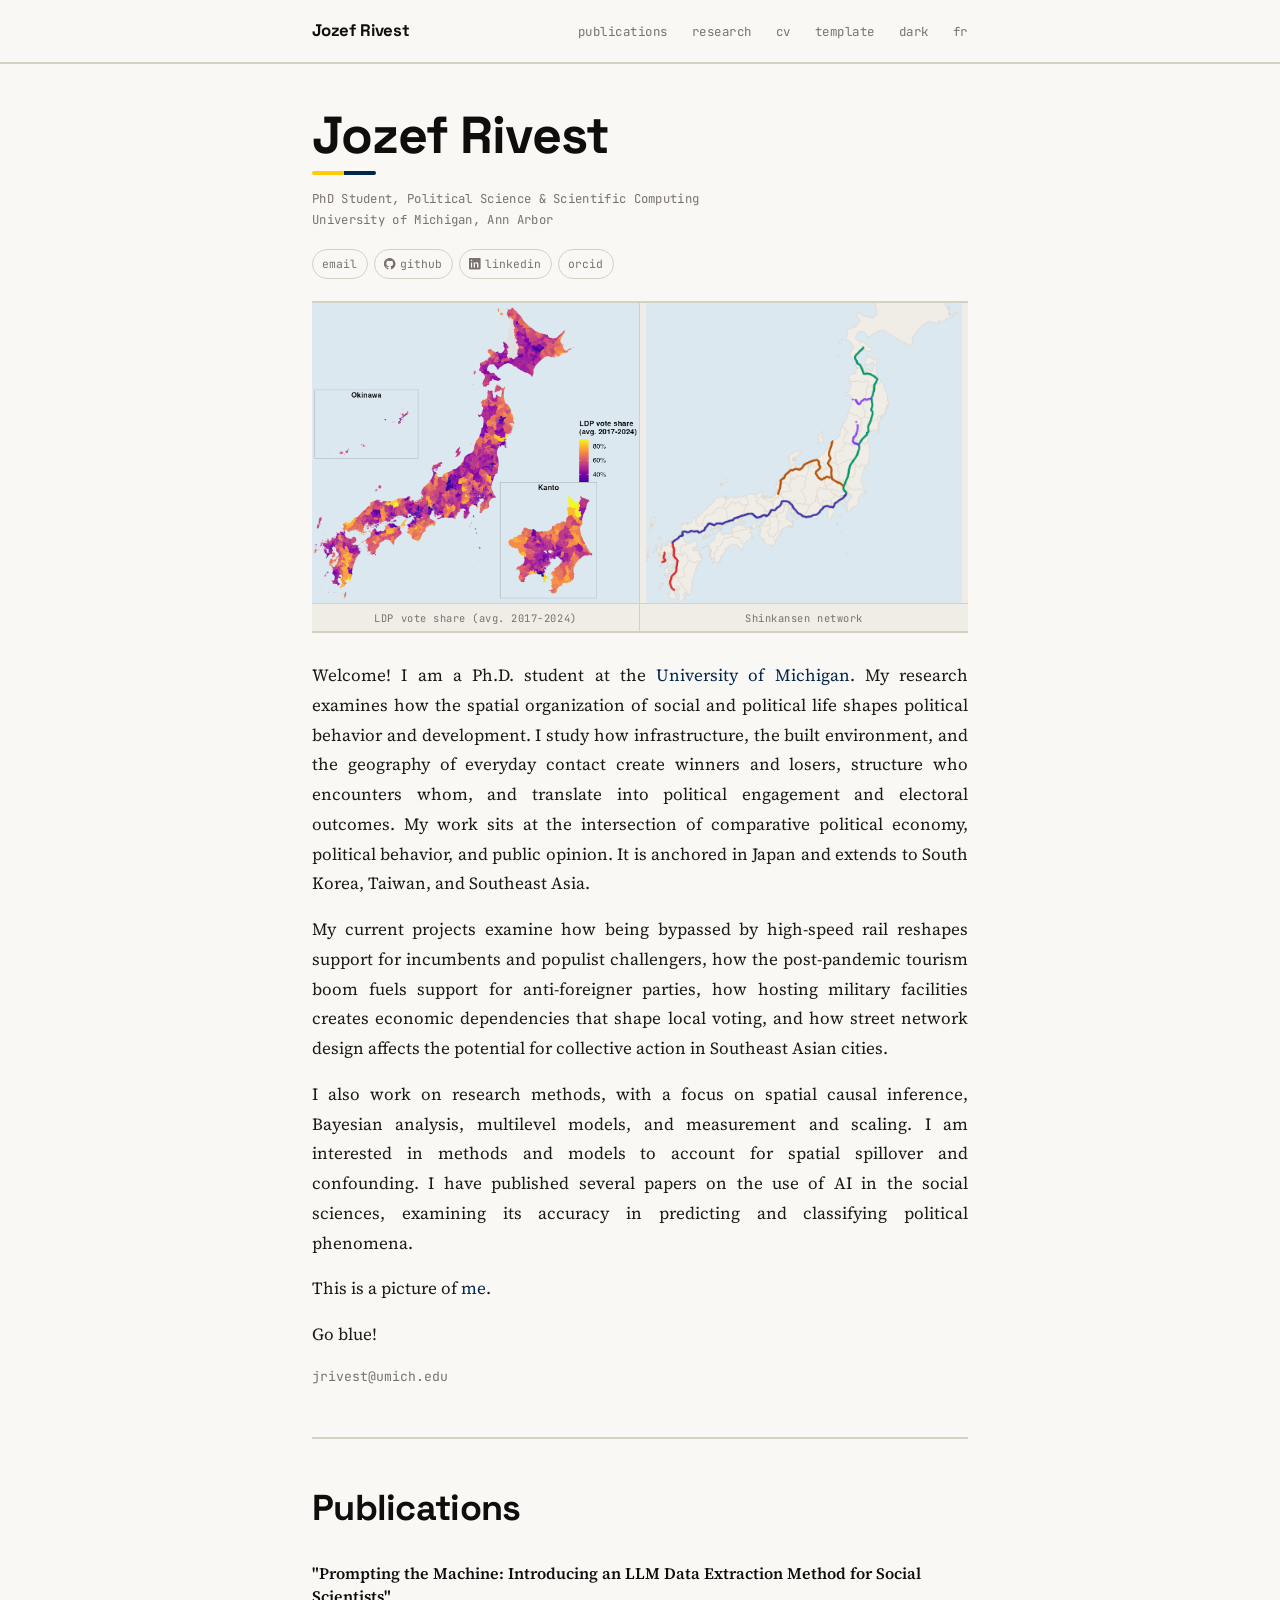
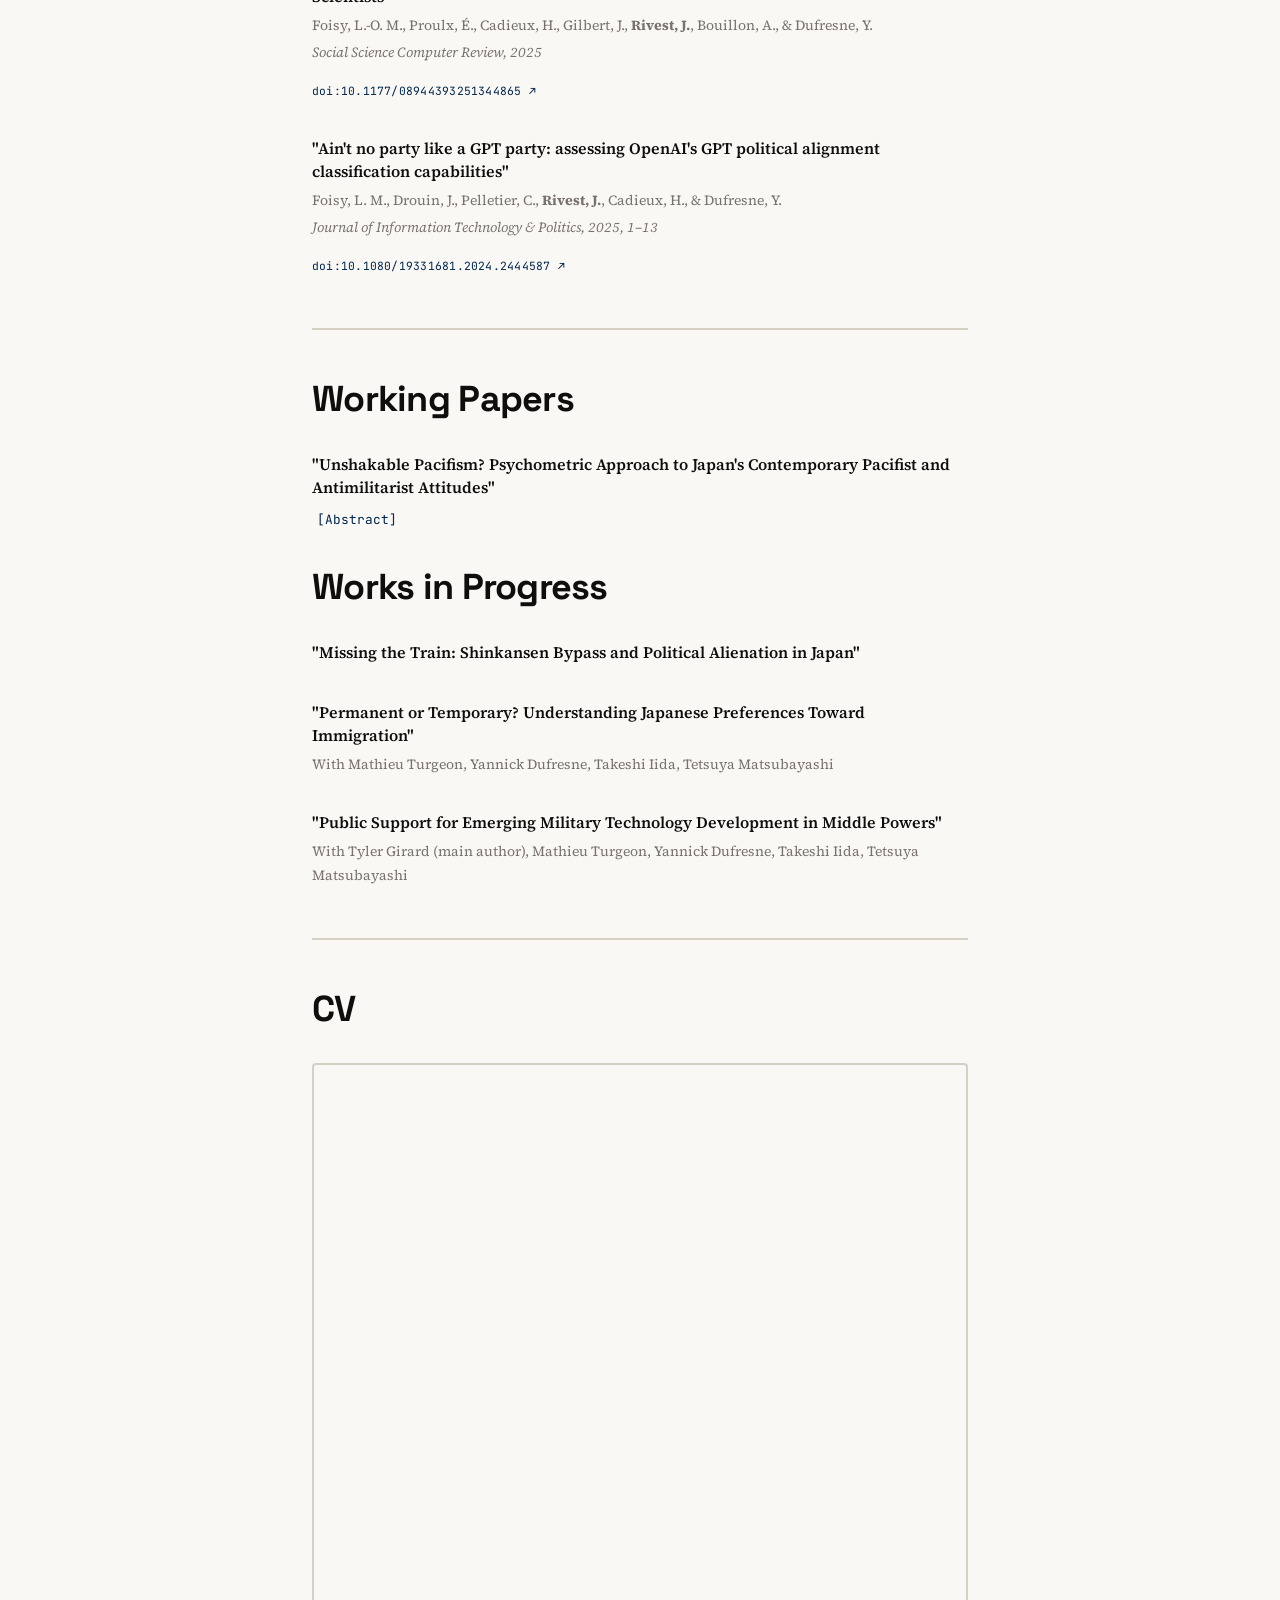
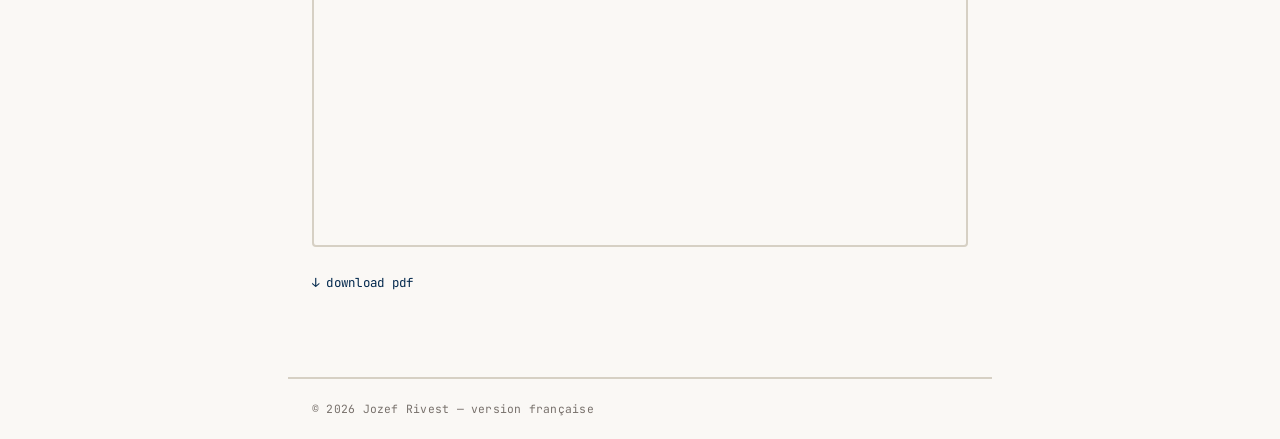
<file: index.html>
<!doctype html>
<html lang="en" data-theme="light">
  <head>
    <meta charset="UTF-8" />
    <meta name="viewport" content="width=device-width, initial-scale=1.0" />
    <meta
      name="description"
      content="Jozef Rivest — Dual PhD student in Political Science and Scientific Computing at the University of Michigan. Research on public opinion, East Asia, and computational methods."
    />
    <title>Jozef Rivest</title>
    <link rel="icon" type="image/png" href="images/cerisier.JPG" />
    <link rel="stylesheet" href="assets/css/main_3.css" />
  </head>
  <body>
    <!-- Nav -->
    <nav class="site-nav" id="site-nav">
      <div class="nav-inner">
        <a class="nav-brand" href="/">Jozef Rivest</a>

        <button
          class="hamburger"
          id="hamburger"
          aria-label="Toggle menu"
          aria-expanded="false"
        >
          ≡
        </button>

        <ul class="nav-links" id="nav-links">
          <li><a href="#publications">publications</a></li>
          <li><a href="#research">research</a></li>
          <li><a href="#cv">cv</a></li>
          <li><a href="project-template.html">template</a></li>
          <li>
            <button
              class="nav-btn"
              id="theme-toggle"
              aria-label="Toggle dark mode"
            >
              theme
            </button>
          </li>
          <li><a href="index_fr.html">fr</a></li>
        </ul>
      </div>
    </nav>

    <!-- Main -->
    <main class="main-content">
      <!-- Hero -->
      <div class="home">
        <div class="home-header">
          <!-- <img src="images/me.jpeg" alt="Jozef Rivest" class="home-photo" /> -->
          <div>
            <h1 class="site-name">Jozef Rivest</h1>
            <p class="role">
              PhD Student, Political Science &amp; Scientific Computing<br />
              University of Michigan, Ann Arbor
            </p>
          </div>
        </div>

        <nav class="social-row" aria-label="Social links">
          <a class="pill" href="mailto:jrivest@umich.edu">email</a>
          <a
            class="pill"
            href="https://github.com/JozefRivest"
            target="_blank"
            rel="noopener noreferrer"
          >
            <svg
              xmlns="http://www.w3.org/2000/svg"
              aria-hidden="true"
              role="img"
              width="1em"
              height="1em"
              viewBox="0 0 24 24"
              class="iconify iconify--simple-icons"
            >
              <path
                fill="currentColor"
                d="M12 .297c-6.63 0-12 5.373-12 12c0 5.303 3.438 9.8 8.205 11.385c.6.113.82-.258.82-.577c0-.285-.01-1.04-.015-2.04c-3.338.724-4.042-1.61-4.042-1.61C4.422 18.07 3.633 17.7 3.633 17.7c-1.087-.744.084-.729.084-.729c1.205.084 1.838 1.236 1.838 1.236c1.07 1.835 2.809 1.305 3.495.998c.108-.776.417-1.305.76-1.605c-2.665-.3-5.466-1.332-5.466-5.93c0-1.31.465-2.38 1.235-3.22c-.135-.303-.54-1.523.105-3.176c0 0 1.005-.322 3.3 1.23c.96-.267 1.98-.399 3-.405c1.02.006 2.04.138 3 .405c2.28-1.552 3.285-1.23 3.285-1.23c.645 1.653.24 2.873.12 3.176c.765.84 1.23 1.91 1.23 3.22c0 4.61-2.805 5.625-5.475 5.92c.42.36.81 1.096.81 2.22c0 1.606-.015 2.896-.015 3.286c0 .315.21.69.825.57C20.565 22.092 24 17.592 24 12.297c0-6.627-5.373-12-12-12"
              ></path>
              <!---->
              <path
                fill="currentColor"
                d="M12 .297c-6.63 0-12 5.373-12 12c0 5.303 3.438 9.8 8.205 11.385c.6.113.82-.258.82-.577c0-.285-.01-1.04-.015-2.04c-3.338.724-4.042-1.61-4.042-1.61C4.422 18.07 3.633 17.7 3.633 17.7c-1.087-.744.084-.729.084-.729c1.205.084 1.838 1.236 1.838 1.236c1.07 1.835 2.809 1.305 3.495.998c.108-.776.417-1.305.76-1.605c-2.665-.3-5.466-1.332-5.466-5.93c0-1.31.465-2.38 1.235-3.22c-.135-.303-.54-1.523.105-3.176c0 0 1.005-.322 3.3 1.23c.96-.267 1.98-.399 3-.405c1.02.006 2.04.138 3 .405c2.28-1.552 3.285-1.23 3.285-1.23c.645 1.653.24 2.873.12 3.176c.765.84 1.23 1.91 1.23 3.22c0 4.61-2.805 5.625-5.475 5.92c.42.36.81 1.096.81 2.22c0 1.606-.015 2.896-.015 3.286c0 .315.21.69.825.57C20.565 22.092 24 17.592 24 12.297c0-6.627-5.373-12-12-12"
              ></path>
              <!---->
            </svg>
            github</a
          >
          <a
            class="pill"
            href="https://www.linkedin.com/in/jozef-rivest-609146241"
            target="_blank"
            rel="noopener noreferrer"
          >
            <svg
              xmlns="http://www.w3.org/2000/svg"
              aria-hidden="true"
              role="img"
              width="1em"
              height="1em"
              viewBox="0 0 24 24"
              class="iconify iconify--simple-icons"
            >
              <path
                fill="currentColor"
                d="M20.447 20.452h-3.554v-5.569c0-1.328-.027-3.037-1.852-3.037c-1.853 0-2.136 1.445-2.136 2.939v5.667H9.351V9h3.414v1.561h.046c.477-.9 1.637-1.85 3.37-1.85c3.601 0 4.267 2.37 4.267 5.455v6.286zM5.337 7.433a2.06 2.06 0 0 1-2.063-2.065a2.064 2.064 0 1 1 2.063 2.065m1.782 13.019H3.555V9h3.564zM22.225 0H1.771C.792 0 0 .774 0 1.729v20.542C0 23.227.792 24 1.771 24h20.451C23.2 24 24 23.227 24 22.271V1.729C24 .774 23.2 0 22.222 0z"
              ></path>
              <!---->
              <path
                fill="currentColor"
                d="M20.447 20.452h-3.554v-5.569c0-1.328-.027-3.037-1.852-3.037c-1.853 0-2.136 1.445-2.136 2.939v5.667H9.351V9h3.414v1.561h.046c.477-.9 1.637-1.85 3.37-1.85c3.601 0 4.267 2.37 4.267 5.455v6.286zM5.337 7.433a2.06 2.06 0 0 1-2.063-2.065a2.064 2.064 0 1 1 2.063 2.065m1.782 13.019H3.555V9h3.564zM22.225 0H1.771C.792 0 0 .774 0 1.729v20.542C0 23.227.792 24 1.771 24h20.451C23.2 24 24 23.227 24 22.271V1.729C24 .774 23.2 0 22.222 0z"
              ></path>
              <!---->
            </svg>

            linkedin</a
          >
          <a
            class="pill"
            href="https://orcid.org/0000-0002-3195-3838"
            target="_blank"
            rel="noopener noreferrer"
            >orcid</a
          >
        </nav>

        <!-- Research maps -->
        <div class="maps-strip">
          <figure class="map-fig">
            <img
              src="images/panel_b2.png"
              alt="Vote share (avg. 2017-2024)"
              class="map-img"
            />
            <figcaption class="map-caption">
              LDP vote share (avg. 2017-2024)
            </figcaption>
          </figure>
          <figure class="map-fig">
            <img
              src="images/map_shinkansen.png"
              alt="Japan shinkansen network by line"
              class="map-img"
            />
            <figcaption class="map-caption">Shinkansen network</figcaption>
          </figure>
        </div>

        <!-- Bio -->
        <div class="bio">
          <p>
            Welcome! I am a Ph.D. student at the
            <a
              href="https://lsa.umich.edu/polisci/people/graduate-students/jozef-rivest.html"
              >University of Michigan</a
            >. My research examines how the spatial organization of social and
            political life shapes political behavior and development. I study
            how infrastructure, the built environment, and the geography of
            everyday contact create winners and losers, structure who encounters
            whom, and translate into political engagement and electoral
            outcomes. My work sits at the intersection of comparative political
            economy, political behavior, and public opinion. It is anchored in
            Japan and extends to South Korea, Taiwan, and Southeast Asia.
          </p>
          <p>
            My current projects examine how being bypassed by high-speed rail
            reshapes support for incumbents and populist challengers, how the
            post-pandemic tourism boom fuels support for anti-foreigner parties,
            how hosting military facilities creates economic dependencies that
            shape local voting, and how street network design affects the
            potential for collective action in Southeast Asian cities.
          </p>
          <p>
            I also work on research methods, with a focus on spatial causal
            inference, Bayesian analysis, multilevel models, and measurement and
            scaling. I am interested in methods and models to account for
            spatial spillover and confounding. I have published several papers
            on the use of AI in the social sciences, examining its accuracy in
            predicting and classifying political phenomena.
          </p>
          <p>This is a picture of <a href="images/rivest_2.jpg">me</a>.</p>
          <p>Go blue!</p>
          <p class="email">jrivest@umich.edu</p>
        </div>
      </div>

      <hr class="section-sep" />

      <!-- Publications -->
      <section id="publications">
        <h2 class="page-title reveal">Publications</h2>

        <ol class="pub-list" reversed>
          <li class="reveal">
            <p class="pub-title">
              "Prompting the Machine: Introducing an LLM Data Extraction Method
              for Social Scientists"
            </p>
            <p class="pub-authors">
              Foisy, L.-O. M., Proulx, É., Cadieux, H., Gilbert, J.,
              <strong>Rivest, J.</strong>, Bouillon, A., &amp; Dufresne, Y.
            </p>
            <p class="pub-journal">Social Science Computer Review, 2025</p>
            <a
              class="pub-doi"
              href="https://doi.org/10.1177/08944393251344865"
              target="_blank"
              rel="noopener noreferrer"
            >
              doi:10.1177/08944393251344865 ↗
            </a>
          </li>
          <li class="reveal reveal-d1">
            <p class="pub-title">
              "Ain't no party like a GPT party: assessing OpenAI's GPT political
              alignment classification capabilities"
            </p>
            <p class="pub-authors">
              Foisy, L. M., Drouin, J., Pelletier, C.,
              <strong>Rivest, J.</strong>, Cadieux, H., &amp; Dufresne, Y.
            </p>
            <p class="pub-journal">
              Journal of Information Technology &amp; Politics, 2025, 1–13
            </p>
            <a
              class="pub-doi"
              href="https://doi.org/10.1080/19331681.2024.2444587"
              target="_blank"
              rel="noopener noreferrer"
            >
              doi:10.1080/19331681.2024.2444587 ↗
            </a>
          </li>
        </ol>
      </section>

      <hr class="section-sep" />

      <!--Working paper and work in progress-->
      <section id="research">
        <h2 class="page-title reveal">Working Papers</h2>
        <ol class="pub-list" reversed>
          <li class="reveal">
            <p class="pub-title">
              "Unshakable Pacifism? Psychometric Approach to Japan's
              Contemporary Pacifist and Antimilitarist Attitudes"
            </p>
            <button type="button" class="collapsible">[Abstract]</button>
            <div class="content">
              <p class="abstract-content">
                Research on Japanese pacifism and antimilitarism has long relied
                on survey items to compare attitudes across demographic groups
                and over time. However, these comparisons rest on three untested
                assumptions: (1) that pacifism/antimilitarism is unidimensional,
                (2) that all items contribute equally to measuring these
                attitudes, and (3) that items measure the same constructs across
                groups (measurement invariance). Using data from the 2022
                UTokyo-Asahi Survey (N=1,014), I use a psychometric approach to
                evaluate these assumptions. Results reveal a two-dimensional
                structure distinguishing domestic capabilities from
                international dimensions. Measurement invariance tests yield a
                differentiated picture: the scale achieves full strong
                invariance across age cohorts, providing a valid basis for
                cross-generational comparisons, while weak invariance marginally
                fails to reach significance across gender (p = 0.090), though
                item intercepts remain fully equivalent. Critically, these
                results—combined with the dimensional structure and differential
                item functioning analyses—demonstrate that single-item
                inferences about pacifist and antimilitarist attitudes are
                doubly unreliable: they capture only one dimension of a
                two-dimensional construct and may be biased for specific groups.
                A properly specified multi-item scale, validated through
                measurement invariance testing, offers a more robust foundation
                for inference. I argue that future research must account for
                this multidimensional structure and establish measurement
                equivalence before making cross-group comparisons. These
                findings establish methodological foundations for longitudinal
                research examining temporal changes in these attitudes.
              </p>
            </div>
          </li>
        </ol>

        <h2 class="page-title reveal" style="margin-top: 2rem">
          Works in Progress
        </h2>
        <ol class="pub-list" reversed>
          <li class="reveal">
            <p class="pub-title">
              "Missing the Train: Shinkansen Bypass and Political Alienation in
              Japan"
            </p>
          </li>
          <li class="reveal reveal-d1">
            <p class="pub-title">
              "Permanent or Temporary? Understanding Japanese Preferences Toward
              Immigration"
            </p>
            <p class="pub-authors">
              With Mathieu Turgeon, Yannick Dufresne, Takeshi Iida, Tetsuya
              Matsubayashi
            </p>
          </li>
          <li class="reveal reveal-d2">
            <p class="pub-title">
              "Public Support for Emerging Military Technology Development in
              Middle Powers"
            </p>
            <p class="pub-authors">
              With Tyler Girard (main author), Mathieu Turgeon, Yannick
              Dufresne, Takeshi Iida, Tetsuya Matsubayashi
            </p>
          </li>
        </ol>
      </section>

      <hr class="section-sep" />

      <!-- CV -->
      <section id="cv">
        <h2 class="page-title reveal">CV</h2>

        <div class="cv-embed reveal">
          <iframe
            src="https://mozilla.github.io/pdf.js/web/viewer.html?file=https://raw.githubusercontent.com/JozefRivest/cv_acad/main/cv_eng/CV_Rivest_en.pdf#pagemode=none&zoom=page-width"
            title="Academic CV"
            aria-label="Academic CV Viewer"
          ></iframe>
        </div>

        <a
          class="download-link reveal"
          href="https://raw.githubusercontent.com/JozefRivest/cv_acad/main/CV_Rivest.pdf"
          download
        >
          ↓ download pdf
        </a>
      </section>
    </main>

    <!-- Footer -->
    <footer class="site-footer">
      <p>
        &copy; 2026 Jozef Rivest &mdash;
        <a href="index_fr.html">version française</a>
      </p>
    </footer>

    <script>
      // ---- Theme ----
      const themeBtn = document.getElementById("theme-toggle");
      const html = document.documentElement;

      function applyTheme(t) {
        html.setAttribute("data-theme", t);
        localStorage.setItem("theme", t);
        themeBtn.textContent = t === "dark" ? "light" : "dark";
      }

      const saved = localStorage.getItem("theme");
      const sys = window.matchMedia("(prefers-color-scheme: dark)").matches
        ? "dark"
        : "light";
      applyTheme(saved || sys);

      themeBtn.addEventListener("click", () => {
        applyTheme(
          html.getAttribute("data-theme") === "dark" ? "light" : "dark",
        );
      });

      // ---- Mobile nav ----
      const hamburger = document.getElementById("hamburger");
      const navLinks = document.getElementById("nav-links");

      hamburger.addEventListener("click", () => {
        const open = navLinks.classList.toggle("open");
        hamburger.setAttribute("aria-expanded", open);
        hamburger.textContent = open ? "✕" : "≡";
      });

      document.addEventListener("click", (e) => {
        if (
          !e.target.closest("#site-nav") &&
          navLinks.classList.contains("open")
        ) {
          navLinks.classList.remove("open");
          hamburger.setAttribute("aria-expanded", "false");
          hamburger.textContent = "≡";
        }
      });

      // ---- Scroll reveal ----
      const observer = new IntersectionObserver(
        (entries) => {
          entries.forEach((e) => {
            if (e.isIntersecting) {
              e.target.classList.add("visible");
              observer.unobserve(e.target);
            }
          });
        },
        { threshold: 0.08, rootMargin: "0px 0px -20px 0px" },
      );

      document
        .querySelectorAll(".reveal")
        .forEach((el) => observer.observe(el));

      // ----- Abstract ------
      var coll = document.getElementsByClassName("collapsible");
      var i;

      for (i = 0; i < coll.length; i++) {
        coll[i].addEventListener("click", function () {
          this.classList.toggle("active");
          var content = this.nextElementSibling;
          if (content.style.maxHeight) {
            content.style.maxHeight = null;
          } else {
            content.style.maxHeight = content.scrollHeight + "px";
          }
        });
      }
    </script>
  </body>
</html>
</file>
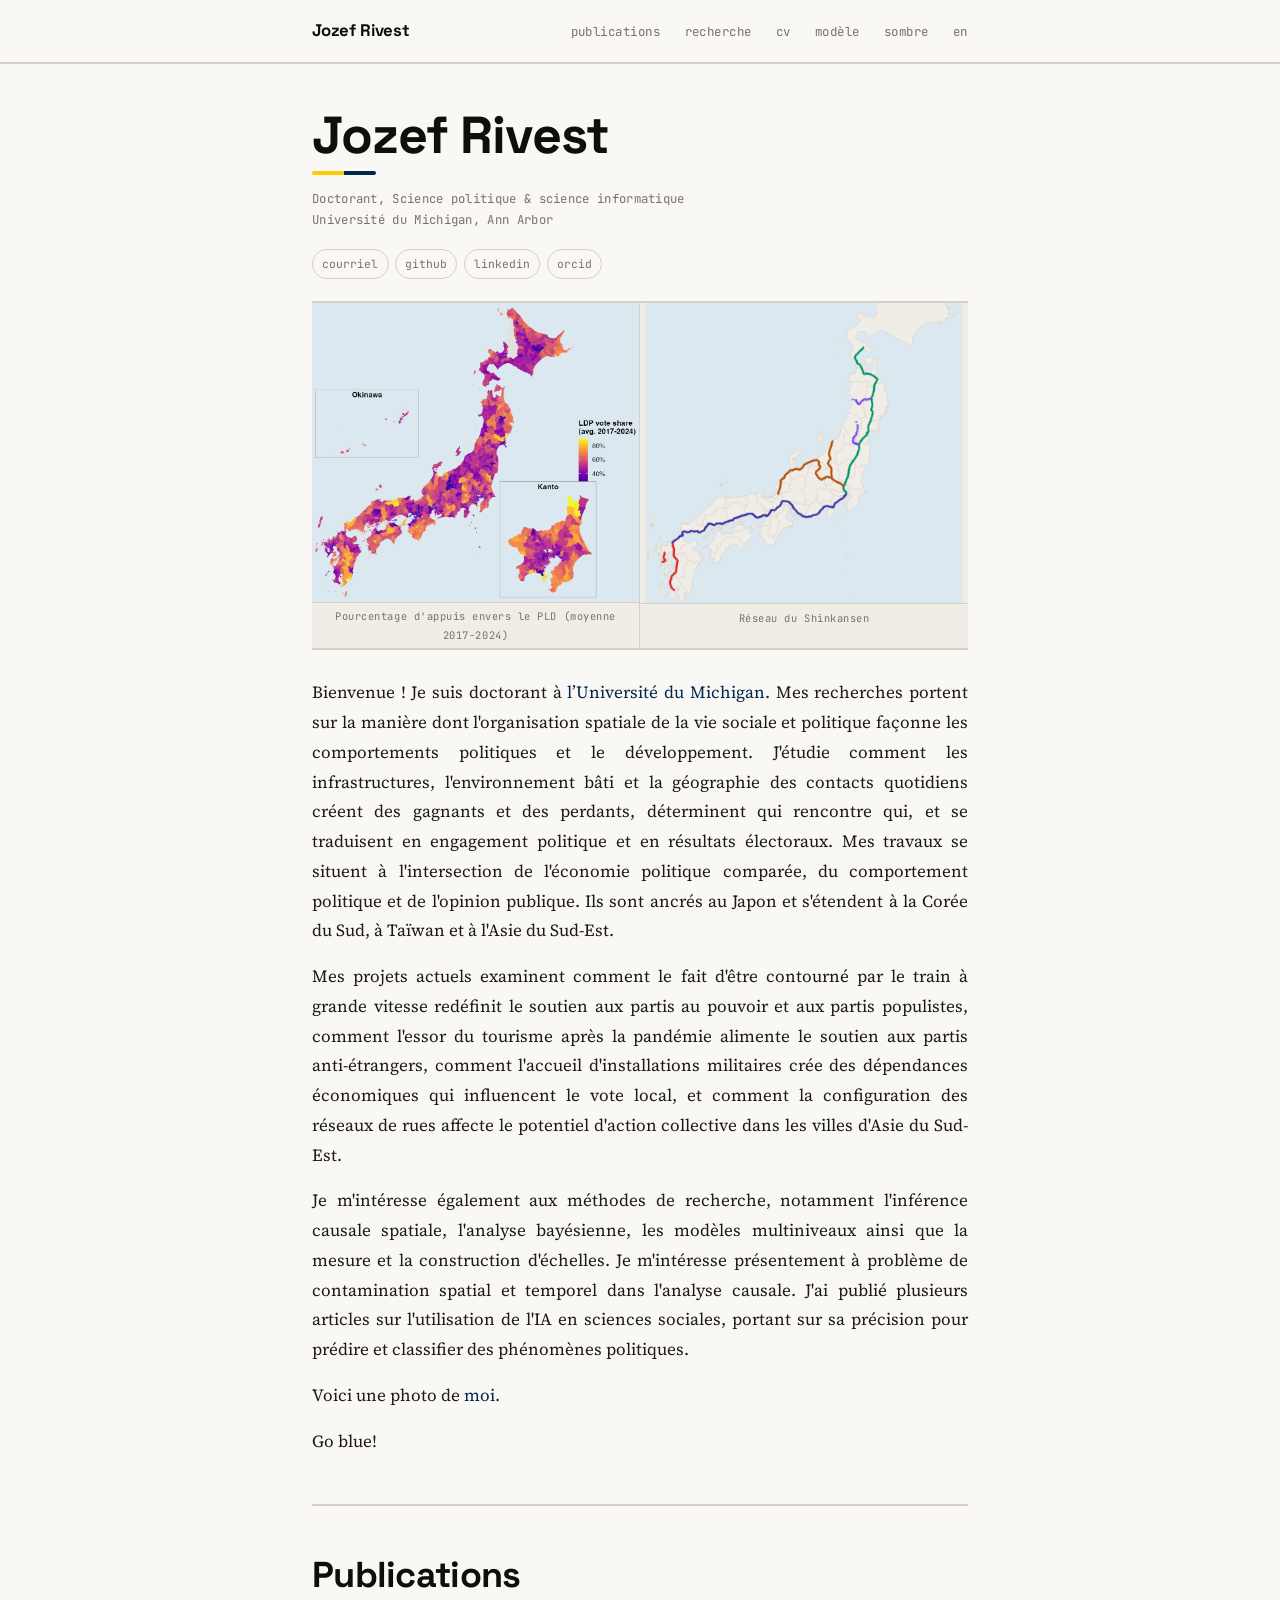
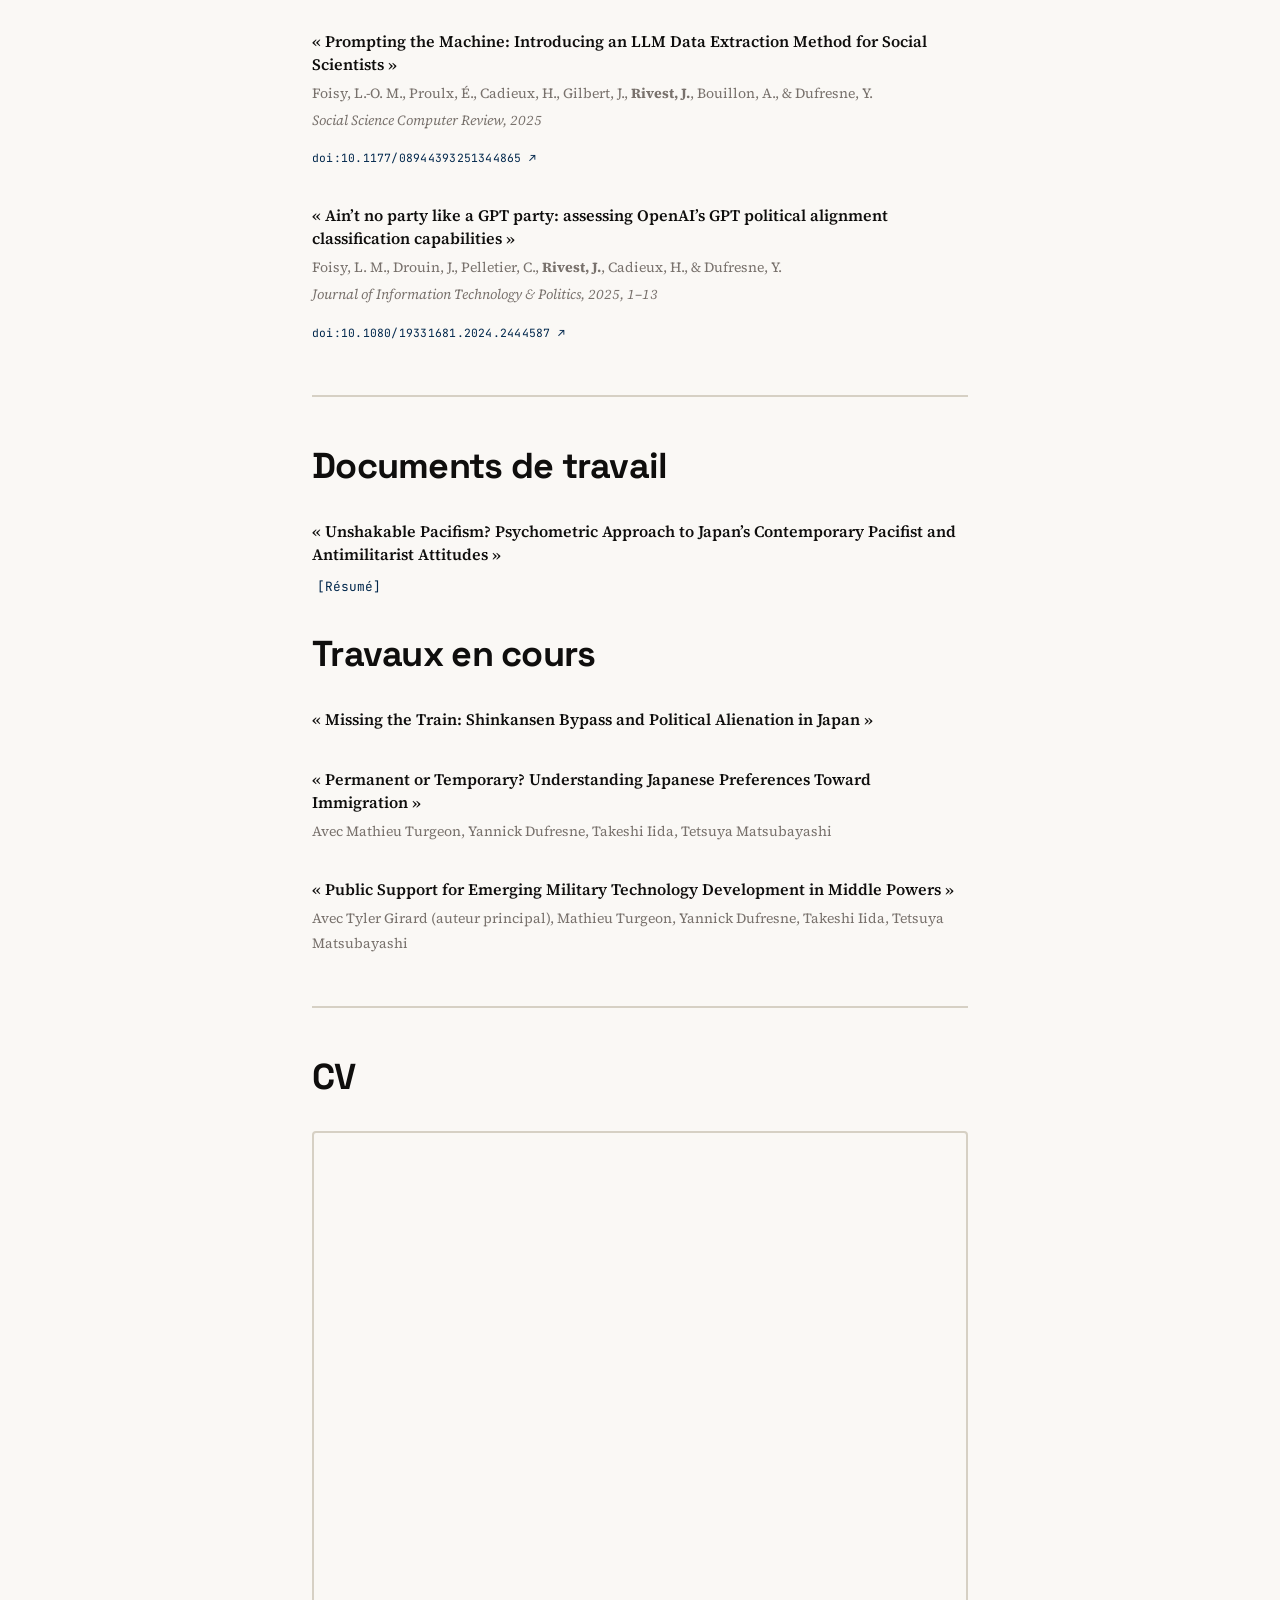
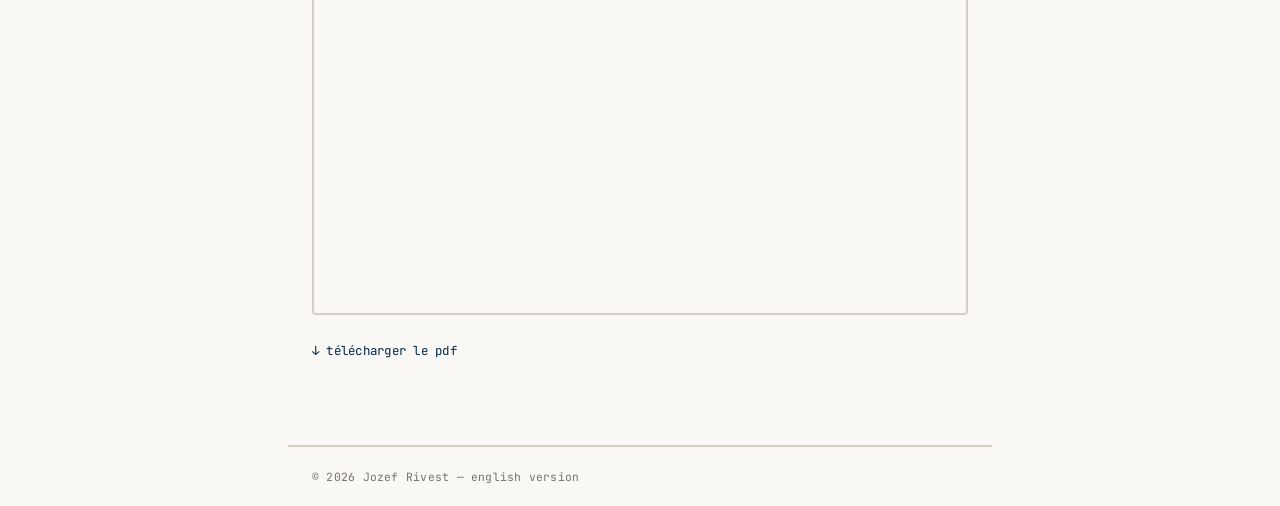
<file: index_fr.html>
<!doctype html>
<html lang="fr" data-theme="light">
  <head>
    <meta charset="UTF-8" />
    <meta name="viewport" content="width=device-width, initial-scale=1.0" />
    <meta
      name="description"
      content="Jozef Rivest — Doctorant en science politique et informatique scientifique à l'Université du Michigan. Recherche en opinion publique, Asie de l'Est et méthodes computationnelles."
    />
    <title>Jozef Rivest</title>
    <link rel="icon" type="image/png" href="images/cerisier.JPG" />
    <link rel="stylesheet" href="assets/css/main_3.css" />
  </head>
  <body>
    <!-- Nav -->
    <nav class="site-nav" id="site-nav">
      <div class="nav-inner">
        <a class="nav-brand" href="index_fr.html">Jozef Rivest</a>

        <button
          class="hamburger"
          id="hamburger"
          aria-label="Ouvrir le menu"
          aria-expanded="false"
        >
          ≡
        </button>

        <ul class="nav-links" id="nav-links">
          <li><a href="#publications">publications</a></li>
          <li><a href="#research">recherche</a></li>
          <li><a href="#cv">cv</a></li>
          <li><a href="project-template.html">modèle</a></li>
          <li>
            <button
              class="nav-btn"
              id="theme-toggle"
              aria-label="Basculer le mode sombre"
            >
              thème
            </button>
          </li>
          <li><a href="index.html">en</a></li>
        </ul>
      </div>
    </nav>

    <!-- Main -->
    <main class="main-content">
      <!-- Hero -->
      <div class="home">
        <div class="home-header">
          <!-- <img src="images/me.jpeg" alt="Jozef Rivest" class="home-photo" /> -->
          <div>
            <h1 class="site-name">Jozef Rivest</h1>
            <p class="role">
              Doctorant, Science politique &amp; science informatique<br />
              Universit&eacute; du Michigan, Ann Arbor
            </p>
          </div>
        </div>

        <nav class="social-row" aria-label="Liens sociaux">
          <a class="pill" href="mailto:jrivest@umich.edu">courriel</a>
          <a
            class="pill"
            href="https://github.com/JozefRivest"
            target="_blank"
            rel="noopener noreferrer"
            >github</a
          >
          <a
            class="pill"
            href="https://www.linkedin.com/in/jozef-rivest-609146241"
            target="_blank"
            rel="noopener noreferrer"
            >linkedin</a
          >
          <a
            class="pill"
            href="https://orcid.org/0000-0002-3195-3838"
            target="_blank"
            rel="noopener noreferrer"
            >orcid</a
          >
        </nav>

        <!-- Cartes de recherche -->
        <div class="maps-strip">
          <figure class="map-fig">
            <img
              src="images/panel_b2.png"
              alt="Pourcentage d'appuis envers le PLD (moyenne 2017-2024)"
              class="map-img"
            />
            <figcaption class="map-caption">
              Pourcentage d'appuis envers le PLD (moyenne 2017-2024)
            </figcaption>
          </figure>
          <figure class="map-fig">
            <img
              src="images/map_shinkansen.png"
              alt="Réseau shinkansen du Japon par ligne"
              class="map-img"
            />
            <figcaption class="map-caption">Réseau du Shinkansen</figcaption>
          </figure>
        </div>

        <!-- Bio -->
        <div class="bio">
          <p>
            Bienvenue ! Je suis doctorant à
            <a
              href="https://lsa.umich.edu/polisci/people/graduate-students/jozef-rivest.html"
              >l’Université du Michigan</a
            >. Mes recherches portent sur la manière dont l'organisation
            spatiale de la vie sociale et politique façonne les comportements
            politiques et le développement. J'étudie comment les
            infrastructures, l'environnement bâti et la géographie des contacts
            quotidiens créent des gagnants et des perdants, déterminent qui
            rencontre qui, et se traduisent en engagement politique et en
            résultats électoraux. Mes travaux se situent à l'intersection de
            l'économie politique comparée, du comportement politique et de
            l'opinion publique. Ils sont ancrés au Japon et s'étendent à la
            Corée du Sud, à Taïwan et à l'Asie du Sud-Est.
          </p>
          <p>
            Mes projets actuels examinent comment le fait d'être contourné par
            le train à grande vitesse redéfinit le soutien aux partis au pouvoir
            et aux partis populistes, comment l'essor du tourisme après la
            pandémie alimente le soutien aux partis anti-étrangers, comment
            l'accueil d'installations militaires crée des dépendances
            économiques qui influencent le vote local, et comment la
            configuration des réseaux de rues affecte le potentiel d'action
            collective dans les villes d'Asie du Sud-Est.
          </p>
          <p>
            Je m'intéresse également aux méthodes de recherche, notamment
            l'inférence causale spatiale, l'analyse bayésienne, les modèles
            multiniveaux ainsi que la mesure et la construction d'échelles. Je
            m'intéresse présentement à problème de contamination spatial et
            temporel dans l'analyse causale. J'ai publié plusieurs articles sur
            l'utilisation de l'IA en sciences sociales, portant sur sa précision
            pour prédire et classifier des phénomènes politiques.
          </p>
          <p>Voici une photo de <a href="images/rivest_2.jpg" ?>moi</a>.</p>
          <p>Go blue!</p>
        </div>
      </div>

      <hr class="section-sep" />

      <!-- Publications -->
      <section id="publications">
        <h2 class="page-title reveal">Publications</h2>

        <ol class="pub-list" reversed>
          <li class="reveal">
            <p class="pub-title">
              &laquo;&nbsp;Prompting the Machine: Introducing an LLM Data
              Extraction Method for Social Scientists&nbsp;&raquo;
            </p>
            <p class="pub-authors">
              Foisy, L.-O. M., Proulx, &Eacute;., Cadieux, H., Gilbert, J.,
              <strong>Rivest, J.</strong>, Bouillon, A., &amp; Dufresne, Y.
            </p>
            <p class="pub-journal">Social Science Computer Review, 2025</p>
            <a
              class="pub-doi"
              href="https://doi.org/10.1177/08944393251344865"
              target="_blank"
              rel="noopener noreferrer"
            >
              doi:10.1177/08944393251344865 ↗
            </a>
          </li>
          <li class="reveal reveal-d1">
            <p class="pub-title">
              &laquo;&nbsp;Ain&rsquo;t no party like a GPT party: assessing
              OpenAI&rsquo;s GPT political alignment classification
              capabilities&nbsp;&raquo;
            </p>
            <p class="pub-authors">
              Foisy, L. M., Drouin, J., Pelletier, C.,
              <strong>Rivest, J.</strong>, Cadieux, H., &amp; Dufresne, Y.
            </p>
            <p class="pub-journal">
              Journal of Information Technology &amp; Politics, 2025, 1&ndash;13
            </p>
            <a
              class="pub-doi"
              href="https://doi.org/10.1080/19331681.2024.2444587"
              target="_blank"
              rel="noopener noreferrer"
            >
              doi:10.1080/19331681.2024.2444587 ↗
            </a>
          </li>
        </ol>
      </section>

      <hr class="section-sep" />

      <!-- Documents de travail et travaux en cours -->
      <section id="research">
        <h2 class="page-title reveal">Documents de travail</h2>
        <ol class="pub-list" reversed>
          <li class="reveal">
            <p class="pub-title">
              &laquo;&nbsp;Unshakable Pacifism? Psychometric Approach to
              Japan&rsquo;s Contemporary Pacifist and Antimilitarist
              Attitudes&nbsp;&raquo;
            </p>
            <button type="button" class="collapsible">[Résumé]</button>
            <div class="content">
              <p class="abstract-content">
                Research on Japanese pacifism and antimilitarism has long relied
                on survey items to compare attitudes across demographic groups
                and over time. However, these comparisons rest on three untested
                assumptions: (1) that pacifism/antimilitarism is unidimensional,
                (2) that all items contribute equally to measuring these
                attitudes, and (3) that items measure the same constructs across
                groups (measurement invariance). Using data from the 2022
                UTokyo-Asahi Survey (N=1,014), I use a psychometric approach to
                evaluate these assumptions. Results reveal a two-dimensional
                structure distinguishing domestic capabilities from
                international dimensions. Measurement invariance tests yield a
                differentiated picture: the scale achieves full strong
                invariance across age cohorts, providing a valid basis for
                cross-generational comparisons, while weak invariance marginally
                fails to reach significance across gender (p = 0.090), though
                item intercepts remain fully equivalent. Critically, these
                results—combined with the dimensional structure and differential
                item functioning analyses—demonstrate that single-item
                inferences about pacifist and antimilitarist attitudes are
                doubly unreliable: they capture only one dimension of a
                two-dimensional construct and may be biased for specific groups.
                A properly specified multi-item scale, validated through
                measurement invariance testing, offers a more robust foundation
                for inference. I argue that future research must account for
                this multidimensional structure and establish measurement
                equivalence before making cross-group comparisons. These
                findings establish methodological foundations for longitudinal
                research examining temporal changes in these attitudes.
              </p>
            </div>
          </li>
        </ol>

        <h2 class="page-title reveal" style="margin-top: 2rem">
          Travaux en cours
        </h2>
        <ol class="pub-list" reversed>
          <li class="reveal">
            <p class="pub-title">
              &laquo;&nbsp;Missing the Train: Shinkansen Bypass and Political
              Alienation in Japan&nbsp;&raquo;
            </p>
          </li>
          <li class="reveal reveal-d1">
            <p class="pub-title">
              &laquo;&nbsp;Permanent or Temporary? Understanding Japanese
              Preferences Toward Immigration&nbsp;&raquo;
            </p>
            <p class="pub-authors">
              Avec Mathieu Turgeon, Yannick Dufresne, Takeshi Iida, Tetsuya
              Matsubayashi
            </p>
          </li>
          <li class="reveal reveal-d2">
            <p class="pub-title">
              &laquo;&nbsp;Public Support for Emerging Military Technology
              Development in Middle Powers&nbsp;&raquo;
            </p>
            <p class="pub-authors">
              Avec Tyler Girard (auteur principal), Mathieu Turgeon, Yannick
              Dufresne, Takeshi Iida, Tetsuya Matsubayashi
            </p>
          </li>
        </ol>
      </section>

      <hr class="section-sep" />

      <!-- CV -->
      <section id="cv">
        <h2 class="page-title reveal">CV</h2>

        <div class="cv-embed reveal">
          <iframe
            src="https://mozilla.github.io/pdf.js/web/viewer.html?file=https://raw.githubusercontent.com/JozefRivest/cv_acad/main/cv_fr/CV_Rivest_fr.pdf#pagemode=none&zoom=page-width"
            title="CV acad&eacute;mique"
            aria-label="Visionneuse du CV acad&eacute;mique"
          ></iframe>
        </div>

        <a
          class="download-link reveal"
          href="https://raw.githubusercontent.com/JozefRivest/cv_acad/main/CV_Rivest.pdf"
          download
        >
          ↓ t&eacute;l&eacute;charger le pdf
        </a>
      </section>
    </main>

    <!-- Footer -->
    <footer class="site-footer">
      <p>
        &copy; 2026 Jozef Rivest &mdash;
        <a href="index.html">english version</a>
      </p>
    </footer>

    <script>
      // ---- Thème ----
      const themeBtn = document.getElementById("theme-toggle");
      const html = document.documentElement;

      function applyTheme(t) {
        html.setAttribute("data-theme", t);
        localStorage.setItem("theme", t);
        themeBtn.textContent = t === "dark" ? "clair" : "sombre";
      }

      const saved = localStorage.getItem("theme");
      const sys = window.matchMedia("(prefers-color-scheme: dark)").matches
        ? "dark"
        : "light";
      applyTheme(saved || sys);

      themeBtn.addEventListener("click", () => {
        applyTheme(
          html.getAttribute("data-theme") === "dark" ? "light" : "dark",
        );
      });

      // ---- Menu mobile ----
      const hamburger = document.getElementById("hamburger");
      const navLinks = document.getElementById("nav-links");

      hamburger.addEventListener("click", () => {
        const open = navLinks.classList.toggle("open");
        hamburger.setAttribute("aria-expanded", open);
        hamburger.textContent = open ? "✕" : "≡";
      });

      document.addEventListener("click", (e) => {
        if (
          !e.target.closest("#site-nav") &&
          navLinks.classList.contains("open")
        ) {
          navLinks.classList.remove("open");
          hamburger.setAttribute("aria-expanded", "false");
          hamburger.textContent = "≡";
        }
      });

      // ---- Scroll reveal ----
      const observer = new IntersectionObserver(
        (entries) => {
          entries.forEach((e) => {
            if (e.isIntersecting) {
              e.target.classList.add("visible");
              observer.unobserve(e.target);
            }
          });
        },
        { threshold: 0.08, rootMargin: "0px 0px -20px 0px" },
      );

      document
        .querySelectorAll(".reveal")
        .forEach((el) => observer.observe(el));

      // ----- Résumé ------
      var coll = document.getElementsByClassName("collapsible");
      var i;

      for (i = 0; i < coll.length; i++) {
        coll[i].addEventListener("click", function () {
          this.classList.toggle("active");
          var content = this.nextElementSibling;
          if (content.style.maxHeight) {
            content.style.maxHeight = null;
          } else {
            content.style.maxHeight = content.scrollHeight + "px";
          }
        });
      }
    </script>
  </body>
</html>
</file>
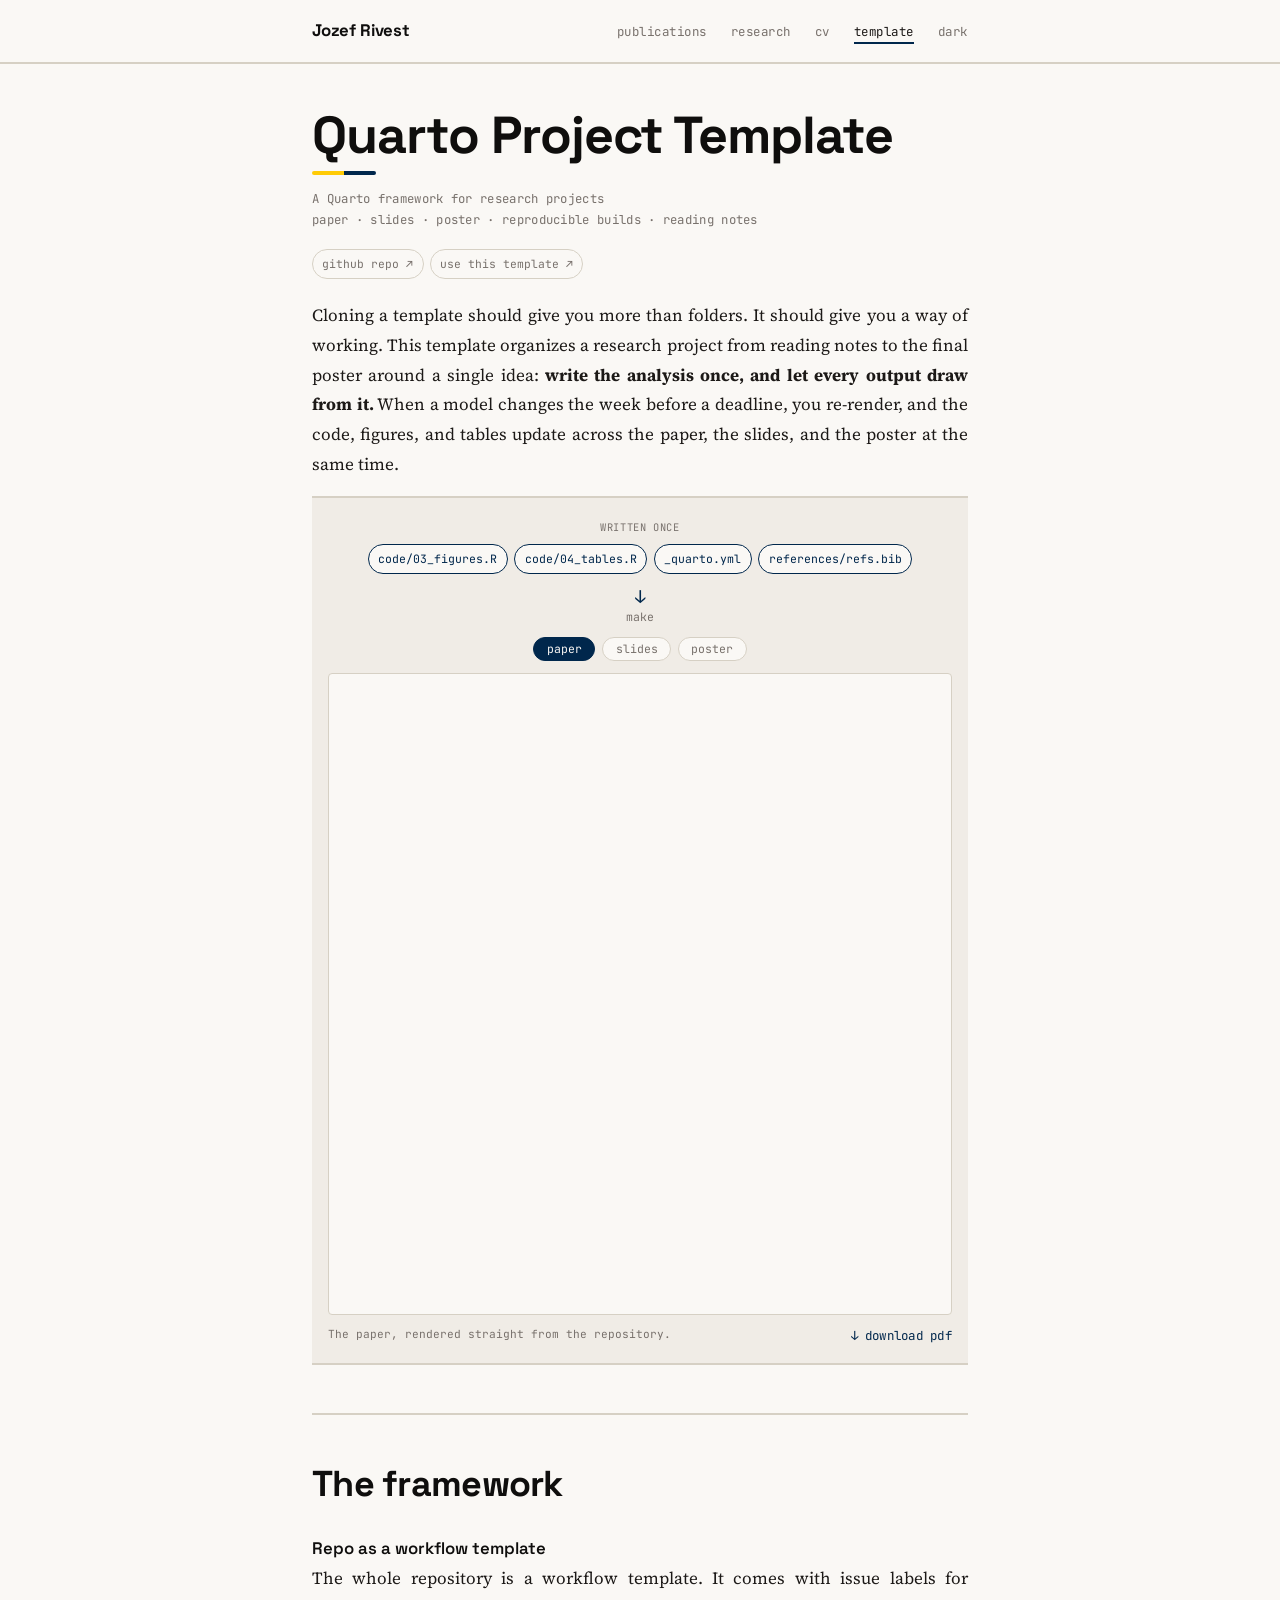
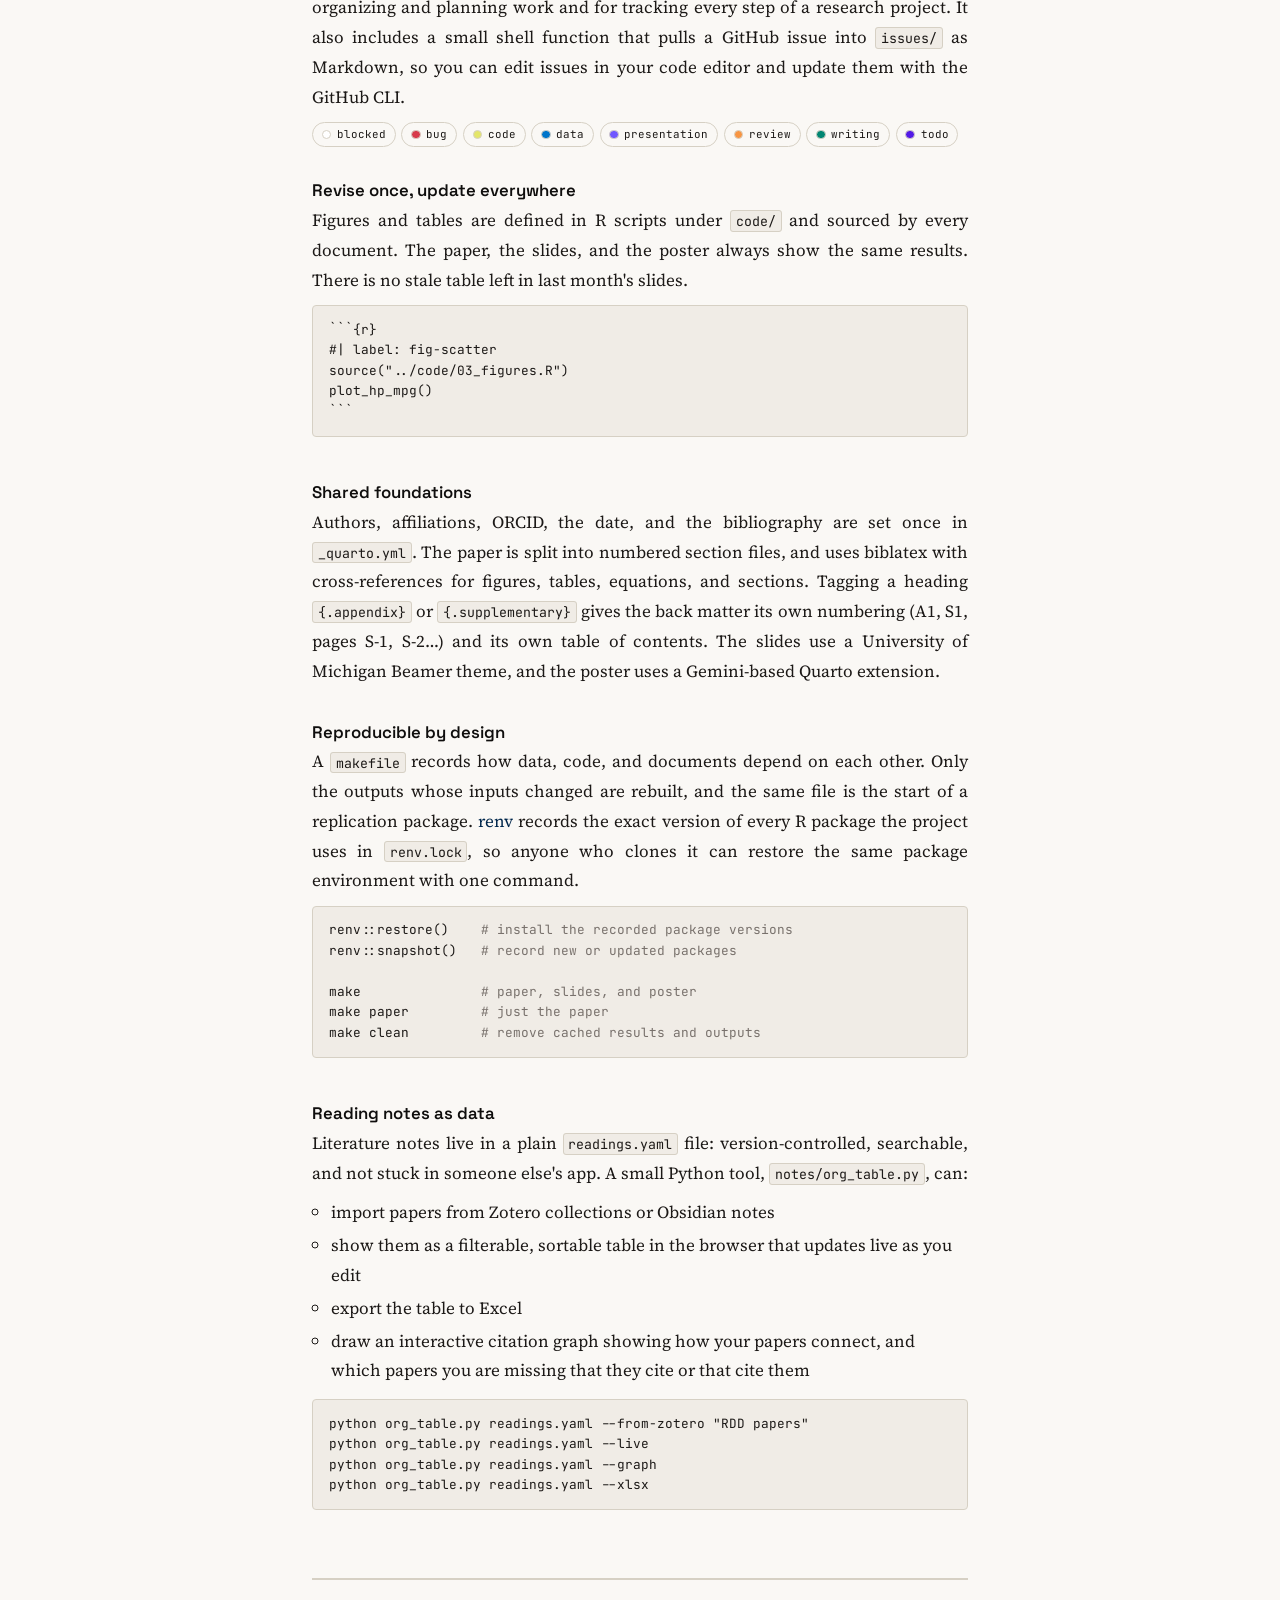
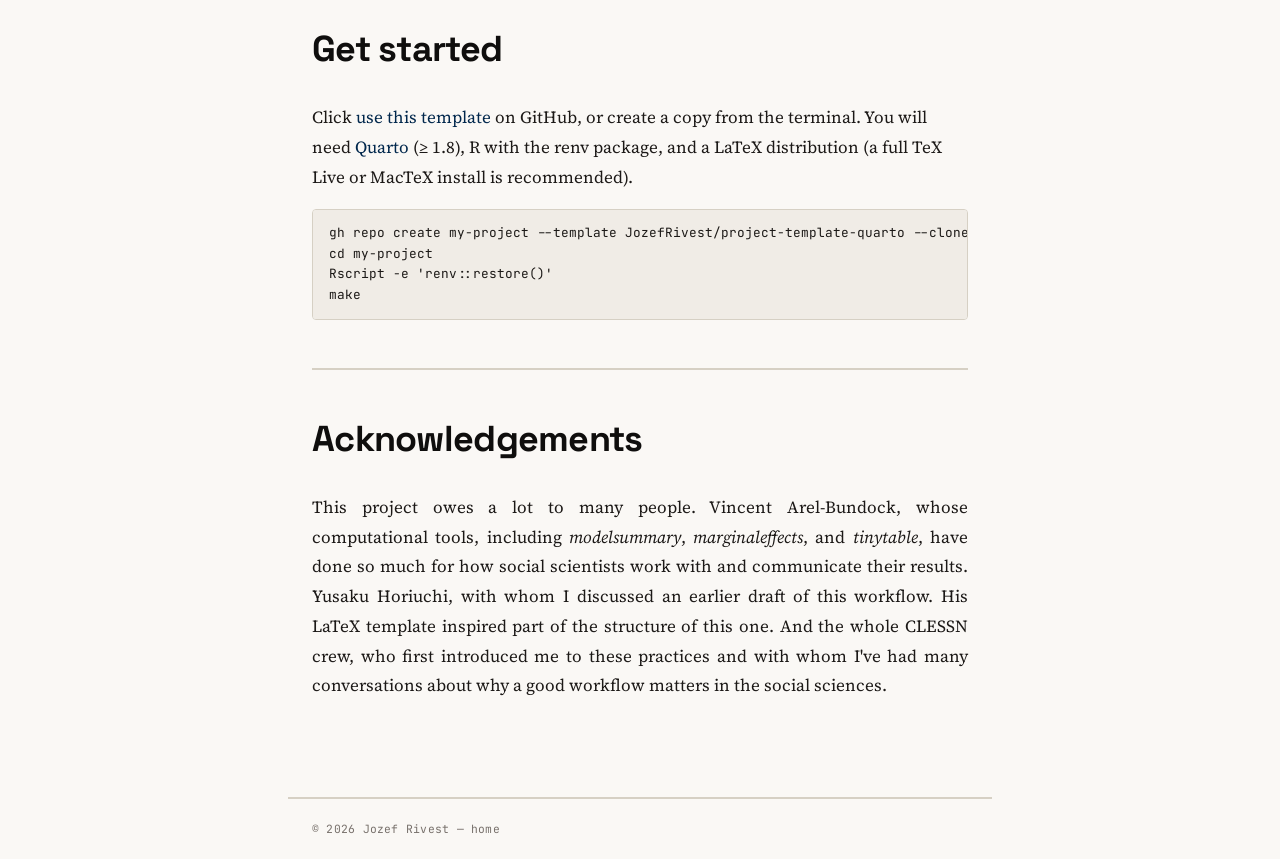
<file: project-template.html>
<!doctype html>
<html lang="en" data-theme="light">
  <head>
    <meta charset="UTF-8" />
    <meta name="viewport" content="width=device-width, initial-scale=1.0" />
    <meta
      name="description"
      content="A Quarto project template for research: one set of R scripts feeds the paper, slides, and poster, with a makefile for reproducibility and a YAML + Python reading-notes tool."
    />
    <title>Quarto Project Template · Jozef Rivest</title>
    <link rel="icon" type="image/png" href="images/cerisier.JPG" />
    <link rel="stylesheet" href="assets/css/main_3.css" />
    <style>
      /* ---- Page-specific styles (template page) ---- */
      .nav-links a[aria-current="page"] {
        color: var(--text);
        border-bottom-color: var(--accent);
      }

      .lede {
        margin-bottom: 1rem;
        text-align: justify;
      }

      .section-title {
        font-size: 1.6rem;
        font-weight: 700;
        letter-spacing: -0.015em;
        margin-bottom: 1.1rem;
      }

      section p {
        margin-bottom: 1rem;
      }

      code,
      pre {
        font-family: var(--font-mono);
        font-size: 0.8rem;
      }

      p code,
      li code {
        background: var(--surface);
        border: 1px solid var(--border);
        border-radius: 3px;
        padding: 0.05rem 0.3rem;
        font-size: 0.78em;
      }

      pre {
        background: var(--surface);
        border: 1.5px solid var(--border);
        border-radius: 4px;
        padding: 0.85rem 1rem;
        overflow-x: auto;
        line-height: 1.6;
        margin: 0.25rem 0 1.25rem;
        color: var(--text);
      }

      pre code {
        background: none;
        border: none;
        padding: 0;
        font-size: inherit;
      }

      pre .c {
        color: var(--dim);
      }

      /* Flow: shared sources -> three outputs */
      .flow {
        border-top: 2px solid var(--border);
        border-bottom: 2px solid var(--border);
        background: var(--surface);
        padding: 1.25rem 1rem 1rem;
        margin: 0.5rem 0 1.75rem;
      }

      .flow-label {
        font-family: var(--font-mono);
        font-size: 0.65rem;
        letter-spacing: 0.06em;
        text-transform: uppercase;
        color: var(--dim);
        text-align: center;
        margin-bottom: 0.5rem;
      }

      .sources {
        display: flex;
        flex-wrap: wrap;
        justify-content: center;
        gap: 0.4rem;
      }

      .src {
        font-family: var(--font-mono);
        font-size: 0.72rem;
        padding: 0.24rem 0.6rem;
        border: 1.5px solid var(--accent);
        border-radius: 100px;
        color: var(--accent);
        background: var(--bg);
      }

      .flow-arrow {
        font-family: var(--font-mono);
        font-size: 0.72rem;
        color: var(--dim);
        text-align: center;
        margin: 0.7rem 0;
        line-height: 1.4;
      }

      .flow-arrow span {
        display: block;
        font-size: 1.1rem;
        color: var(--accent);
      }

      /* Tabbed PDF viewer */
      .tabs {
        display: flex;
        justify-content: center;
        gap: 0.4rem;
        margin-bottom: 0.75rem;
      }

      .tab {
        font-family: var(--font-mono);
        font-size: 0.72rem;
        padding: 0.24rem 0.8rem;
        border: 1.5px solid var(--border);
        border-radius: 100px;
        background: var(--bg);
        color: var(--dim);
        cursor: pointer;
        transition:
          color 0.15s,
          border-color 0.15s,
          background 0.15s;
      }

      .tab:hover {
        color: var(--accent);
        border-color: var(--accent);
      }

      .tab[aria-selected="true"] {
        background: var(--accent);
        border-color: var(--accent);
        color: var(--bg);
      }

      .viewer {
        border: 1.5px solid var(--border);
        border-radius: 4px;
        overflow: hidden;
        background: var(--bg);
      }

      .viewer iframe {
        width: 100%;
        height: 640px;
        border: none;
        display: block;
      }

      .viewer-meta {
        display: flex;
        flex-wrap: wrap;
        justify-content: space-between;
        gap: 0.5rem;
        margin: 0.6rem 0 0;
        font-family: var(--font-mono);
        font-size: 0.7rem;
        color: var(--dim);
      }

      @media (max-width: 600px) {
        .viewer iframe {
          height: 480px;
        }
      }

      /* Feature list */
      .features {
        list-style: none;
        display: flex;
        flex-direction: column;
        gap: 1.6rem;
      }

      .feature h3 {
        font-size: 1.05rem;
        font-weight: 600;
        margin-bottom: 0.35rem;
      }

      .feature p {
        margin-bottom: 0.6rem;
        text-align: justify;
      }

      .feature ul {
        margin: 0 0 0.8rem 1.2rem;
      }

      .feature li {
        margin-bottom: 0.2rem;
      }

      /* Issue labels */
      .labels {
        display: flex;
        flex-wrap: wrap;
        gap: 0.35rem;
        margin: 0.25rem 0 0.5rem;
      }

      .label {
        font-family: var(--font-mono);
        font-size: 0.68rem;
        padding: 0.12rem 0.55rem;
        border-radius: 100px;
        border: 1.5px solid var(--border);
        display: inline-flex;
        align-items: center;
        gap: 0.35rem;
        color: var(--text);
      }

      .label i {
        width: 0.6rem;
        height: 0.6rem;
        border-radius: 50%;
        display: inline-block;
        border: 1px solid var(--border);
      }

      .thanks p {
        text-align: justify;
      }
    </style>
  </head>
  <body>
    <!-- Nav -->
    <nav class="site-nav" id="site-nav">
      <div class="nav-inner">
        <a class="nav-brand" href="/">Jozef Rivest</a>

        <button
          class="hamburger"
          id="hamburger"
          aria-label="Toggle menu"
          aria-expanded="false"
        >
          ≡
        </button>

        <ul class="nav-links" id="nav-links">
          <li><a href="/#publications">publications</a></li>
          <li><a href="/#research">research</a></li>
          <li><a href="/#cv">cv</a></li>
          <li>
            <a href="project-template.html" aria-current="page">template</a>
          </li>
          <li>
            <button
              class="nav-btn"
              id="theme-toggle"
              aria-label="Toggle dark mode"
            >
              theme
            </button>
          </li>
        </ul>
      </div>
    </nav>

    <main class="main-content">
      <!-- Header -->
      <div class="home">
        <div class="home-header">
          <div>
            <h1 class="site-name">Quarto Project Template</h1>
            <p class="role">
              A Quarto framework for research projects<br />
              paper · slides · poster · reproducible builds · reading notes
            </p>
          </div>
        </div>

        <nav class="social-row" aria-label="Template links">
          <a
            class="pill"
            href="https://github.com/JozefRivest/project-template-quarto"
            target="_blank"
            rel="noopener noreferrer"
            >github repo ↗</a
          >
          <a
            class="pill"
            href="https://github.com/JozefRivest/project-template-quarto/generate"
            target="_blank"
            rel="noopener noreferrer"
            >use this template ↗</a
          >
        </nav>

        <p class="lede">
          Cloning a template should give you more than folders. It should give
          you a way of working. This template organizes a research project from
          reading notes to the final poster around a single idea:
          <strong
            >write the analysis once, and let every output draw from it.</strong
          >
          When a model changes the week before a deadline, you re-render, and
          the code, figures, and tables update across the paper, the slides, and
          the poster at the same time.
        </p>
      </div>

      <!-- Flow -->
      <div class="flow reveal" aria-label="How the template fits together">
        <p class="flow-label">written once</p>
        <div class="sources">
          <span class="src">code/03_figures.R</span>
          <span class="src">code/04_tables.R</span>
          <span class="src">_quarto.yml</span>
          <span class="src">references/refs.bib</span>
        </div>
        <p class="flow-arrow"><span>↓</span>make</p>
        <div class="tabs" role="tablist" aria-label="Rendered outputs">
          <button class="tab" role="tab" aria-selected="true" data-doc="paper">
            paper
          </button>
          <button
            class="tab"
            role="tab"
            aria-selected="false"
            data-doc="slides"
          >
            slides
          </button>
          <button
            class="tab"
            role="tab"
            aria-selected="false"
            data-doc="poster"
          >
            poster
          </button>
        </div>
        <div class="viewer">
          <iframe
            id="doc-frame"
            src="https://mozilla.github.io/pdf.js/web/viewer.html?file=https://raw.githubusercontent.com/JozefRivest/project-template-quarto/main/_output/paper/paper.pdf#pagemode=none&zoom=page-width"
            title="Rendered paper (PDF)"
            loading="lazy"
          ></iframe>
        </div>
        <p class="viewer-meta">
          <span id="doc-note"
            >The paper, rendered straight from the repository.</span
          >
          <a
            class="download-link"
            id="doc-download"
            href="https://raw.githubusercontent.com/JozefRivest/project-template-quarto/main/_output/paper/paper.pdf"
            download
            >↓ download pdf</a
          >
        </p>
      </div>

      <hr class="section-sep" />

      <!-- Features -->
      <section id="framework">
        <h2 class="page-title reveal">The framework</h2>

        <ol class="features">
          <li class="feature reveal">
            <h3>Repo as a workflow template</h3>
            <p>
              The whole repository is a workflow template. It comes with issue
              labels for organizing and planning work and for tracking every
              step of a research project. It also includes a small shell
              function that pulls a GitHub issue into
              <code>issues/</code> as Markdown, so you can edit issues in your
              code editor and update them with the GitHub CLI.
            </p>
            <div class="labels" aria-label="Issue labels">
              <span class="label"
                ><i style="background: #ffffff"></i>blocked</span
              >
              <span class="label"><i style="background: #d73a4a"></i>bug</span>
              <span class="label"><i style="background: #e4e669"></i>code</span>
              <span class="label"><i style="background: #0075ca"></i>data</span>
              <span class="label"
                ><i style="background: #7057ff"></i>presentation</span
              >
              <span class="label"
                ><i style="background: #f89542"></i>review</span
              >
              <span class="label"
                ><i style="background: #008672"></i>writing</span
              >
              <span class="label"><i style="background: #5319e7"></i>todo</span>
            </div>
          </li>
          <li class="feature reveal">
            <h3>Revise once, update everywhere</h3>
            <p>
              Figures and tables are defined in R scripts under
              <code>code/</code>
              and sourced by every document. The paper, the slides, and the
              poster always show the same results. There is no stale table left
              in last month's slides.
            </p>
            <pre><code>```{r}
#| label: fig-scatter
source("../code/03_figures.R")
plot_hp_mpg()
```</code></pre>
          </li>

          <li class="feature reveal">
            <h3>Shared foundations</h3>
            <p>
              Authors, affiliations, ORCID, the date, and the bibliography are
              set once in <code>_quarto.yml</code>. The paper is split into
              numbered section files, and uses biblatex with cross-references
              for figures, tables, equations, and sections. Tagging a heading
              <code>{.appendix}</code> or <code>{.supplementary}</code> gives
              the back matter its own numbering (A1, S1, pages S-1, S-2…) and
              its own table of contents. The slides use a University of Michigan
              Beamer theme, and the poster uses a Gemini-based Quarto extension.
            </p>
          </li>

          <li class="feature reveal">
            <h3>Reproducible by design</h3>
            <p>
              A <code>makefile</code> records how data, code, and documents
              depend on each other. Only the outputs whose inputs changed are
              rebuilt, and the same file is the start of a replication package.
              <a
                href="https://rstudio.github.io/renv/"
                target="_blank"
                rel="noopener noreferrer"
                >renv</a
              >
              records the exact version of every R package the project uses in
              <code>renv.lock</code>, so anyone who clones it can restore the
              same package environment with one command.
            </p>
            <pre><code>renv::restore()    <span class="c"># install the recorded package versions</span>
renv::snapshot()   <span class="c"># record new or updated packages</span>

make               <span class="c"># paper, slides, and poster</span>
make paper         <span class="c"># just the paper</span>
make clean         <span class="c"># remove cached results and outputs</span></code></pre>
          </li>

          <li class="feature reveal">
            <h3>Reading notes as data</h3>
            <p>
              Literature notes live in a plain <code>readings.yaml</code> file:
              version-controlled, searchable, and not stuck in someone else's
              app. A small Python tool, <code>notes/org_table.py</code>, can:
            </p>
            <ul>
              <li>import papers from Zotero collections or Obsidian notes</li>
              <li>
                show them as a filterable, sortable table in the browser that
                updates live as you edit
              </li>
              <li>export the table to Excel</li>
              <li>
                draw an interactive citation graph showing how your papers
                connect, and which papers you are missing that they cite or that
                cite them
              </li>
            </ul>
            <pre><code>python org_table.py readings.yaml --from-zotero "RDD papers"
python org_table.py readings.yaml --live
python org_table.py readings.yaml --graph
python org_table.py readings.yaml --xlsx</code></pre>
          </li>
        </ol>
      </section>

      <hr class="section-sep" />

      <!-- Get started -->
      <section id="start">
        <h2 class="page-title reveal">Get started</h2>
        <p class="reveal">
          Click
          <a
            href="https://github.com/JozefRivest/project-template-quarto/generate"
            target="_blank"
            rel="noopener noreferrer"
            >use this template</a
          >
          on GitHub, or create a copy from the terminal. You will need
          <a href="https://quarto.org" target="_blank" rel="noopener noreferrer"
            >Quarto</a
          >
          (≥ 1.8), R with the renv package, and a LaTeX distribution (a full TeX
          Live or MacTeX install is recommended).
        </p>
        <pre
          class="reveal"
        ><code>gh repo create my-project --template JozefRivest/project-template-quarto --clone
cd my-project
Rscript -e 'renv::restore()'
make</code></pre>
      </section>

      <hr class="section-sep" />

      <!-- Acknowledgements -->
      <section id="thanks" class="thanks">
        <h2 class="page-title reveal">Acknowledgements</h2>
        <p class="reveal">
          This project owes a lot to many people. Vincent Arel-Bundock, whose
          computational tools, including <em>modelsummary</em>,
          <em>marginaleffects</em>, and <em>tinytable</em>, have done so much
          for how social scientists work with and communicate their results.
          Yusaku Horiuchi, with whom I discussed an earlier draft of this
          workflow. His LaTeX template inspired part of the structure of this
          one. And the whole CLESSN crew, who first introduced me to these
          practices and with whom I've had many conversations about why a good
          workflow matters in the social sciences.
        </p>
      </section>
    </main>

    <footer class="site-footer">
      <p>&copy; 2026 Jozef Rivest &mdash; <a href="index.html">home</a></p>
    </footer>

    <script>
      // ---- Theme ----
      const themeBtn = document.getElementById("theme-toggle");
      const html = document.documentElement;

      function applyTheme(t) {
        html.setAttribute("data-theme", t);
        try {
          localStorage.setItem("theme", t);
        } catch (e) {}
        themeBtn.textContent = t === "dark" ? "light" : "dark";
      }

      let saved = null;
      try {
        saved = localStorage.getItem("theme");
      } catch (e) {}
      const sys = window.matchMedia("(prefers-color-scheme: dark)").matches
        ? "dark"
        : "light";
      applyTheme(saved || sys);

      themeBtn.addEventListener("click", () => {
        applyTheme(
          html.getAttribute("data-theme") === "dark" ? "light" : "dark",
        );
      });

      // ---- Mobile nav ----
      const hamburger = document.getElementById("hamburger");
      const navLinks = document.getElementById("nav-links");

      hamburger.addEventListener("click", () => {
        const open = navLinks.classList.toggle("open");
        hamburger.setAttribute("aria-expanded", open);
        hamburger.textContent = open ? "✕" : "≡";
      });

      document.addEventListener("click", (e) => {
        if (
          !e.target.closest("#site-nav") &&
          navLinks.classList.contains("open")
        ) {
          navLinks.classList.remove("open");
          hamburger.setAttribute("aria-expanded", "false");
          hamburger.textContent = "≡";
        }
      });

      // ---- PDF viewer tabs ----
      const RAW =
        "https://raw.githubusercontent.com/JozefRivest/project-template-quarto/main/_output/";
      const VIEWER = "https://mozilla.github.io/pdf.js/web/viewer.html?file=";
      const DOCS = {
        paper: {
          path: "paper/paper.pdf",
          zoom: "page-width",
          title: "Rendered paper (PDF)",
          note: "The paper, rendered straight from the repository.",
        },
        slides: {
          path: "presentation/presentation.pdf",
          zoom: "page-fit",
          title: "Rendered slides (PDF)",
          note: "The Beamer slides, from the same code.",
        },
        poster: {
          path: "poster/poster.pdf",
          zoom: "page-fit",
          title: "Rendered poster (PDF)",
          note: "The conference poster, from the same code.",
        },
      };
      const frame = document.getElementById("doc-frame");
      const download = document.getElementById("doc-download");
      const note = document.getElementById("doc-note");
      const tabs = document.querySelectorAll(".tab");

      tabs.forEach((tab) => {
        tab.addEventListener("click", () => {
          const d = DOCS[tab.dataset.doc];
          tabs.forEach((t) => t.setAttribute("aria-selected", t === tab));
          frame.src = VIEWER + RAW + d.path + "#pagemode=none&zoom=" + d.zoom;
          frame.title = d.title;
          download.href = RAW + d.path;
          note.textContent = d.note;
        });
      });

      // ---- Scroll reveal ----
      const observer = new IntersectionObserver(
        (entries) => {
          entries.forEach((e) => {
            if (e.isIntersecting) {
              e.target.classList.add("visible");
              observer.unobserve(e.target);
            }
          });
        },
        { threshold: 0.08, rootMargin: "0px 0px -20px 0px" },
      );
      document
        .querySelectorAll(".reveal")
        .forEach((el) => observer.observe(el));
    </script>
  </body>
</html>
</file>
<file: assets/css/main_3.css>
@import url("https://fonts.googleapis.com/css2?family=Fraunces:ital,opsz,wght@0,9..144,300;0,9..144,700;1,9..144,300;1,9..144,700&family=Space+Grotesk:wght@400;500;600;700&family=Source+Serif+4:ital,opsz,wght@0,8..60,300;0,8..60,400;0,8..60,600;1,8..60,300;1,8..60,400&family=JetBrains+Mono:wght@400;500&display=swap");

/* ============================================================
   Custom Properties
   ============================================================ */
:root {
  --bg: #faf8f5;
  --text: #1c1917;
  --heading: #0f0e0d;
  --accent: #00274c;
  --accent2: #4a6741;
  --surface: #f0ece6;
  --border: #d6d0c4;
  --dim: #78716c;

  --um-maize: #ffcb05;
  --um-blue: #00274c;

  --font-display: "Space Grotesk", system-ui, sans-serif;
  --font-body: "Source Serif 4", Georgia, serif;
  --font-mono: "JetBrains Mono", "SF Mono", monospace;
  --accent: var(--um-blue);
}

[data-theme="dark"] {
  --bg: #1c1917;
  --text: #e7e5e4;
  --heading: #fafaf9;
  --accent: #818cf8;
  --accent2: #6b9e60;
  --surface: #292524;
  --border: #44403c;
  --dim: #a8a29e;
  --accent: var(--um-maize);
}

/* ============================================================
   Reset
   ============================================================ */
*,
*::before,
*::after {
  box-sizing: border-box;
  margin: 0;
  padding: 0;
}

html {
  font-size: 100%;
  scroll-behavior: smooth;
}

body {
  background: var(--bg);
  color: var(--text);
  font-family: var(--font-body);
  font-size: 1.0625rem;
  line-height: 1.75;
  -webkit-font-smoothing: antialiased;
  -moz-osx-font-smoothing: grayscale;
  transition:
    background 0.25s,
    color 0.25s;
}

h1,
h2,
h3,
h4 {
  font-family: var(--font-display);
  color: var(--heading);
  line-height: 1.2;
  margin: 0;
}

a {
  color: var(--accent);
  text-decoration: none;
  transition: color 0.15s;
}
a:hover {
  color: var(--text);
}

::selection {
  background: rgba(194, 65, 12, 0.15);
  color: var(--text);
}

::-webkit-scrollbar {
  width: 6px;
}
::-webkit-scrollbar-track {
  background: var(--bg);
}
::-webkit-scrollbar-thumb {
  background: var(--border);
  border-radius: 3px;
}
::-webkit-scrollbar-thumb:hover {
  background: var(--dim);
}

/* ============================================================
   Navigation
   ============================================================ */
.site-nav {
  border-bottom: 2px solid var(--border);
  background: var(--bg);
  position: sticky;
  top: 0;
  z-index: 100;
  transition:
    background 0.25s,
    border-color 0.25s;
}

.nav-inner {
  max-width: 44rem;
  margin: 0 auto;
  padding: 1rem 1.5rem;
  display: flex;
  align-items: center;
  justify-content: space-between;
  gap: 1rem;
}

.nav-brand {
  font-family: var(--font-display);
  font-weight: 700;
  font-size: 1.05rem;
  color: var(--heading);
  letter-spacing: -0.01em;
}
.nav-brand:hover {
  color: var(--accent);
}

.nav-links {
  list-style: none;
  display: flex;
  align-items: center;
  gap: 1.5rem;
}

.nav-links a,
.nav-btn {
  font-family: var(--font-mono);
  font-size: 0.78rem;
  letter-spacing: 0.04em;
  color: var(--dim);
  padding-bottom: 2px;
  border-bottom: 2px solid transparent;
  transition:
    color 0.15s,
    border-color 0.15s;
  background: none;
  border-top: none;
  border-left: none;
  border-right: none;
  cursor: pointer;
}

.nav-links a:hover,
.nav-btn:hover {
  color: var(--text);
}

.nav-btn {
  padding: 0;
  line-height: inherit;
}

.hamburger {
  display: none;
  background: none;
  border: none;
  font-size: 1.4rem;
  color: var(--text);
  cursor: pointer;
  font-family: var(--font-mono);
  line-height: 1;
}

@media (max-width: 600px) {
  .nav-inner {
    padding: 0.75rem 1rem;
    flex-wrap: wrap;
  }
  .hamburger {
    display: block;
  }
  .nav-links {
    display: none;
    width: 100%;
    flex-direction: column;
    align-items: flex-start;
    gap: 0;
    padding-top: 0.5rem;
  }
  .nav-links.open {
    display: flex;
  }
  .nav-links a,
  .nav-links .nav-btn {
    display: block;
    padding: 0.45rem 0;
    border-bottom: none;
  }
}

/* ============================================================
   Main layout
   ============================================================ */
.main-content {
  width: 100%;
  max-width: 44rem;
  margin: 0 auto;
  padding: 2.5rem 1.5rem 5rem;
}

@media (max-width: 600px) {
  .main-content {
    padding: 1.5rem 1rem 3.5rem;
  }
}

/* ============================================================
   Home
   ============================================================ */
.home-header {
  display: flex;
  align-items: flex-start;
  gap: 1.4rem;
  margin-bottom: 1.2rem;
}

.home-photo {
  width: 70px;
  height: 70px;
  border-radius: 6px;
  object-fit: cover;
  flex-shrink: 0;
  border: 2px solid var(--border);
  margin-top: 0.45rem;
}

h1.site-name {
  font-family: var(--font-display);
  font-size: 3.25rem;
  font-weight: 700;
  font-optical-sizing: auto;
  letter-spacing: -0.02em;
  color: var(--heading);
  display: inline-block;
  margin-bottom: 0.2rem;
}

h1.site-name::after {
  content: "";
  display: block;
  width: 4rem;
  height: 4px;
  background: linear-gradient(
    to right,
    var(--um-maize) 50%,
    var(--um-blue) 50%
  );
  margin-top: 0.3rem;
  border-radius: 2px;
}

.role {
  font-family: var(--font-mono);
  font-size: 0.77rem;
  color: var(--dim);
  letter-spacing: 0.025em;
  margin-top: 0.7rem;
  line-height: 1.65;
}

.social-row {
  display: flex;
  flex-wrap: wrap;
  gap: 0.4rem;
  margin-bottom: 1.4rem;
}

.pill {
  display: inline-flex;
  align-items: center;
  gap: 0.3rem;
  font-family: var(--font-mono);
  font-size: 0.71rem;
  padding: 0.24rem 0.58rem;
  border: 1.5px solid var(--border);
  border-radius: 100px;
  color: var(--dim);
  transition:
    color 0.15s,
    border-color 0.15s,
    background 0.15s;
}
.pill:hover {
  color: var(--accent);
  border-color: var(--accent);
  background: rgba(55, 48, 163, 0.06);
}
[data-theme="dark"] .pill:hover {
  background: rgba(129, 140, 248, 0.08);
}

/* ============================================================
   Research maps strip
   ============================================================ */
.maps-strip {
  display: grid;
  grid-template-columns: 1fr 1fr;
  border-top: 2px solid var(--border);
  border-bottom: 2px solid var(--border);
  margin: 0.5rem 0 1.75rem;
  overflow: hidden;
  background: var(--surface);
}

.map-fig {
  margin: 0;
  display: flex;
  flex-direction: column;
}

.map-fig:first-child {
  border-right: 1px solid var(--border);
}

.map-img {
  width: 100%;
  flex: 1;
  object-fit: cover;
  object-position: center;
  display: block;
  min-height: 180px;
  max-height: 300px;
}

.map-caption {
  font-family: var(--font-mono);
  font-size: 0.65rem;
  color: var(--dim);
  letter-spacing: 0.05em;
  text-align: center;
  padding: 0.28rem 0.5rem;
  border-top: 1px solid var(--border);
  background: var(--surface);
  flex-shrink: 0;
}

[data-theme="dark"] .map-img {
  filter: brightness(0.78) contrast(1.08);
}

@media (max-width: 600px) {
  .maps-strip {
    grid-template-columns: 1fr;
  }
  .map-fig:first-child {
    border-right: none;
    border-bottom: 1px solid var(--border);
  }
}

/* ============================================================
   Bio
   ============================================================ */
.bio p {
  color: var(--text);
  margin-bottom: 1rem;
  text-align: justify;
}
.bio p:last-child {
  margin-bottom: 0;
}

.bio .email {
  font-family: var(--font-mono);
  font-size: 0.82rem;
  color: var(--dim);
  margin-top: 0.5rem;
}

/* ============================================================
   Section separator
   ============================================================ */
.section-sep {
  border: none;
  border-top: 2px solid var(--border);
  margin: 3rem 0;
}

/* ============================================================
   Page titles
   ============================================================ */
.page-title {
  font-size: 2.25rem;
  font-weight: 700;
  letter-spacing: -0.02em;
  color: var(--heading);
  margin-bottom: 2rem;
}

/* ============================================================
   Publications
   ============================================================ */
.pub-list {
  list-style: none;
  display: flex;
  flex-direction: column;
  gap: 2rem;
}

.pub-title {
  font-family: var(--font-body);
  font-size: 1rem;
  font-weight: 600;
  color: var(--heading);
  margin-bottom: 0.3rem;
  line-height: 1.45;
}

.pub-authors {
  font-family: var(--font-body);
  font-size: 0.875rem;
  color: var(--dim);
  margin-bottom: 0.15rem;
}

.pub-journal {
  font-family: var(--font-body);
  font-size: 0.875rem;
  color: var(--dim);
  font-style: italic;
  margin-bottom: 0.65rem;
}

.pub-doi {
  font-family: var(--font-mono);
  font-size: 0.71rem;
  color: var(--um-blue);
  letter-spacing: 0.02em;
}

[data-theme="dark"] .pub-doi {
  color: var(--um-maize);
}

/* .pub-doi:hover { */
/*   color: var(--text); */
/* } */

.collapsible {
  background-color: var(--bg);
  font-family: var(--font-mono);
  color: var(--um-blue);
  cursor: pointer;
  padding: 5px;
  width: auto;
  border: none;
  text-align: left;
  outline: none;
  font-size: 0.8rem;
}

[data-theme="dark"] .collapsible {
  color: var(--um-maize);
}

.active,
.collapsible:hover {
  color: var(--text);
}

.content {
  padding: 0 18px;
  overflow: hidden;
  background-color: var(--bg);
  max-height: 0;
  transition: max-height 0.4s ease-out;
}

.abstract-content {
  font-family: var(--font-mono);
  font-size: 0.8rem;
  color: var(--text);
  text-align: justify;
}

/* ============================================================
   CV
   ============================================================ */
.cv-embed {
  border: 2px solid var(--border);
  border-radius: 4px;
  overflow: hidden;
  margin-bottom: 1.25rem;
}
.cv-embed iframe {
  width: 100%;
  height: 780px;
  border: none;
  display: block;
}

.download-link {
  font-family: var(--font-mono);
  font-size: 0.78rem;
  color: var(--accent);
  letter-spacing: 0.02em;
  display: inline-flex;
  align-items: center;
  gap: 0.4rem;
}
.download-link:hover {
  color: var(--text);
}

/* ============================================================
   Footer
   ============================================================ */
.site-footer {
  border-top: 2px solid var(--border);
  max-width: 44rem;
  margin: 0 auto;
  padding: 1.25rem 1.5rem;
}
.site-footer p {
  font-family: var(--font-mono);
  font-size: 0.71rem;
  color: var(--dim);
  letter-spacing: 0.02em;
}
.site-footer a {
  color: var(--dim);
}
.site-footer a:hover {
  color: var(--accent);
}

/* ============================================================
   Scroll reveal
   ============================================================ */
.reveal {
  opacity: 0;
  transform: translateY(12px);
  transition:
    opacity 0.5s ease,
    transform 0.5s ease;
}
.reveal.visible {
  opacity: 1;
  transform: none;
}
.reveal-d1 {
  transition-delay: 0.08s;
}
.reveal-d2 {
  transition-delay: 0.16s;
}

/* ============================================================
   Accessibility
   ============================================================ */
:focus-visible {
  outline: 2px solid var(--accent);
  outline-offset: 2px;
  border-radius: 2px;
}

@media (prefers-reduced-motion: reduce) {
  *,
  *::before,
  *::after {
    transition-duration: 0.01ms !important;
  }
  html {
    scroll-behavior: auto;
  }
  .reveal {
    opacity: 1;
    transform: none;
  }
}

/* ============================================================
   Mobile tweaks
   ============================================================ */
@media (max-width: 600px) {
  h1.site-name {
    font-size: 2.4rem;
  }
  .home-header {
    flex-direction: column;
    gap: 0;
  }
  .home-photo {
    margin-bottom: 0.8rem;
  }
  .page-title {
    font-size: 1.8rem;
  }
}
</file>
